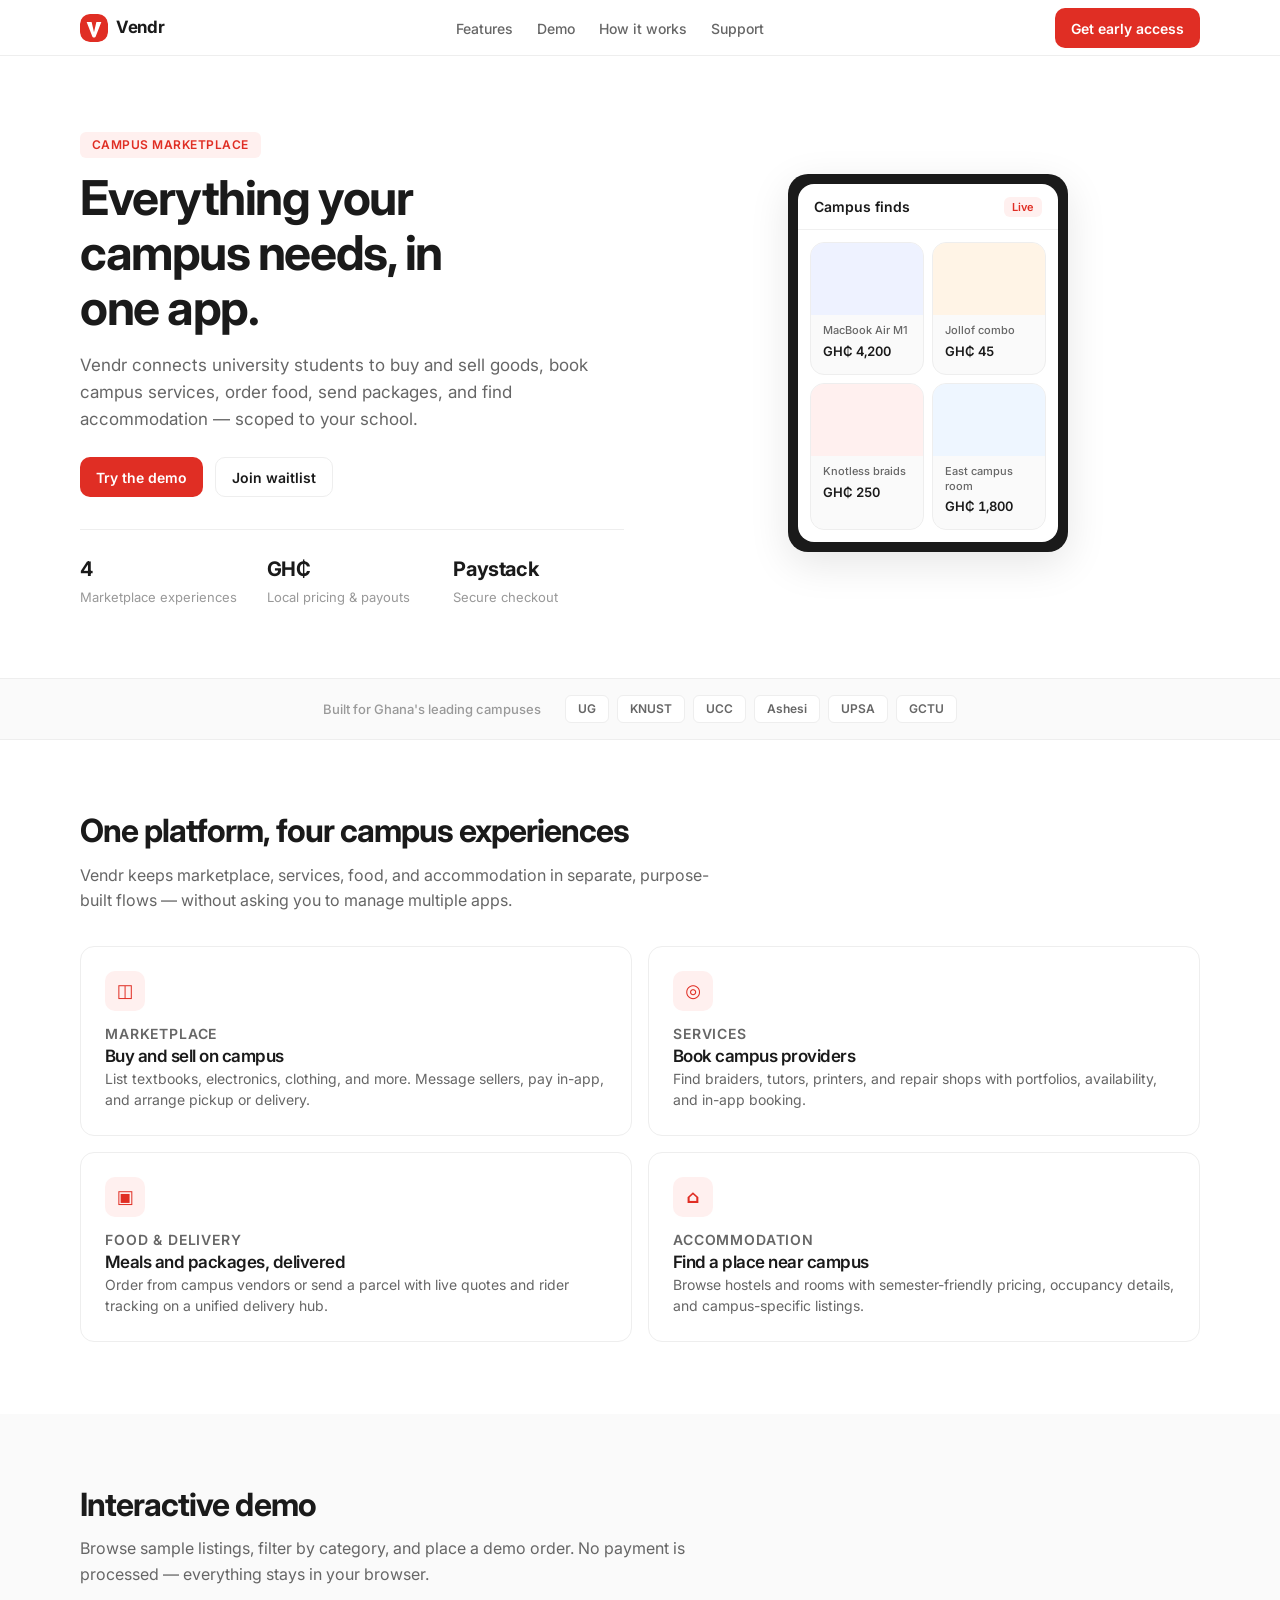
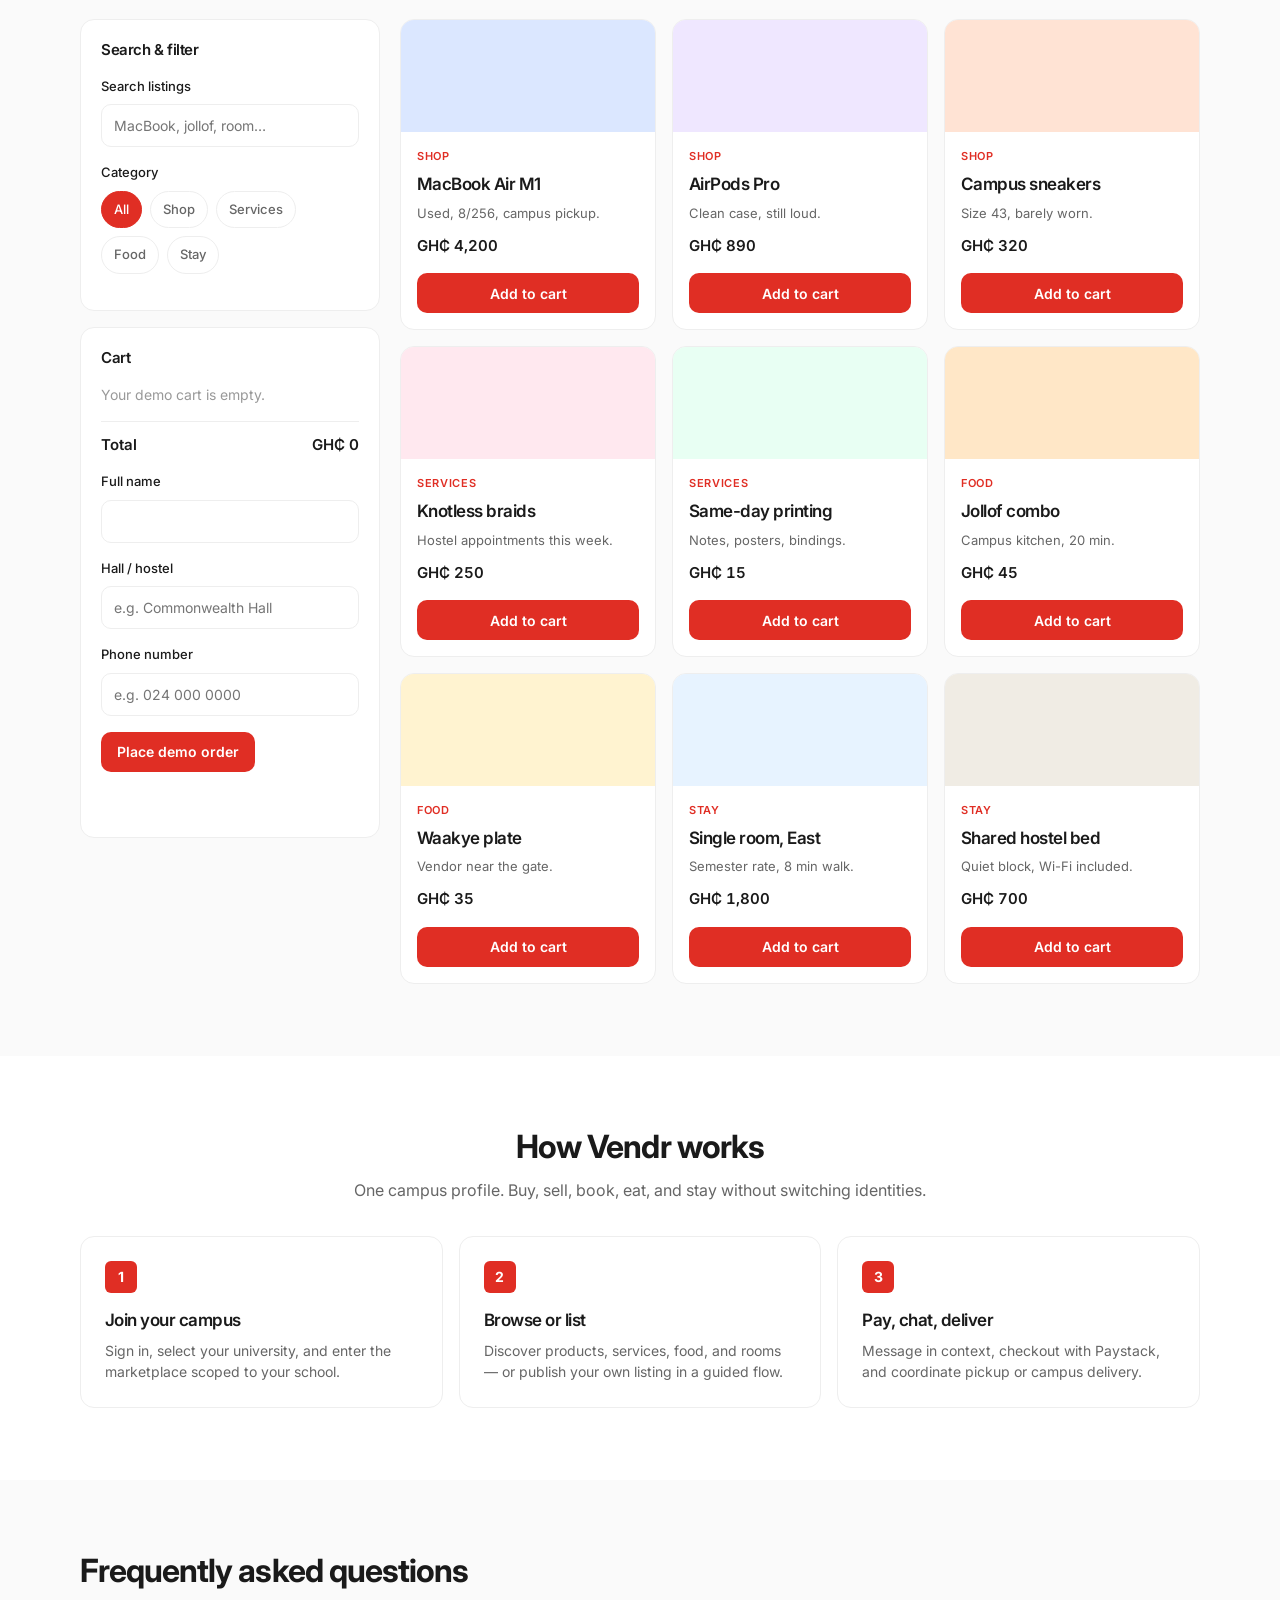
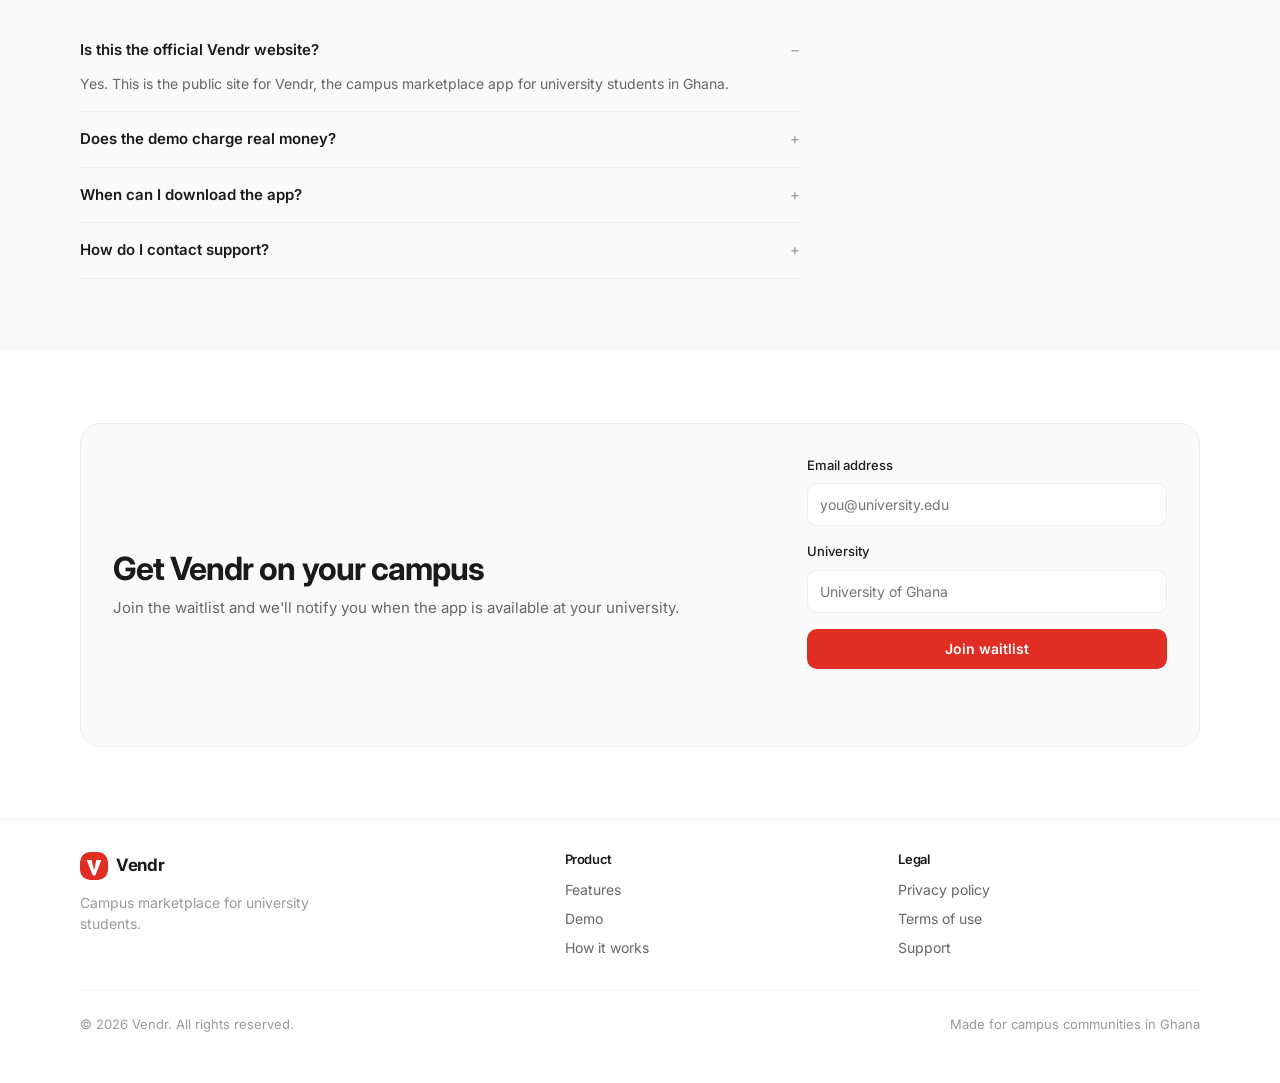
<file: index.html>
<!DOCTYPE html>
<html lang="en">
  <head>
    <meta charset="utf-8" />
    <meta name="viewport" content="width=device-width, initial-scale=1" />
    <title>Vendr — Campus marketplace for university students</title>
    <meta
      name="description"
      content="Vendr is the campus marketplace for buying and selling, booking services, ordering food, and finding accommodation — all within your university."
    />
    <meta property="og:title" content="Vendr — Campus marketplace" />
    <meta
      property="og:description"
      content="One account. One campus. Shop, services, food, and accommodation."
    />
    <meta property="og:type" content="website" />
    <link rel="icon" href="assets/favicon.ico" sizes="any" />
    <link rel="icon" href="assets/favicon.svg" type="image/svg+xml" />
    <link rel="apple-touch-icon" href="assets/apple-touch-icon.png" />
    <link rel="preconnect" href="https://fonts.googleapis.com" />
    <link rel="preconnect" href="https://fonts.gstatic.com" crossorigin />
    <link
      href="https://fonts.googleapis.com/css2?family=Inter:wght@400;500;600;700&display=swap"
      rel="stylesheet"
    />
    <link rel="stylesheet" href="css/styles.css" />
  </head>
  <body>
    <a class="skip-link" href="#main">Skip to content</a>

    <header class="site-header">
      <div class="wrap nav">
        <a class="brand" href="index.html">
          <img src="assets/logo.svg" alt="" width="28" height="28" />
          <span class="brand-mark">Vendr</span>
        </a>
        <button class="menu-toggle" type="button" aria-expanded="false" aria-label="Open menu">☰</button>
        <nav class="nav-links" aria-label="Primary">
          <a href="#features">Features</a>
          <a href="#demo">Demo</a>
          <a href="#how-it-works">How it works</a>
          <a href="support.html">Support</a>
        </nav>
        <a class="nav-cta" href="#waitlist">Get early access</a>
      </div>
    </header>

    <main id="main">
      <section class="wrap hero">
        <div class="hero-copy">
          <p class="eyebrow">Campus marketplace</p>
          <h1>Everything your campus needs, in one app.</h1>
          <p class="lede">
            Vendr connects university students to buy and sell goods, book campus
            services, order food, send packages, and find accommodation — scoped to
            your school.
          </p>
          <div class="hero-actions">
            <a class="btn" href="#demo">Try the demo</a>
            <a class="btn secondary" href="#waitlist">Join waitlist</a>
          </div>
          <div class="hero-stats">
            <div class="stat">
              <span class="stat-value">4</span>
              <span class="stat-label">Marketplace experiences</span>
            </div>
            <div class="stat">
              <span class="stat-value">GH₵</span>
              <span class="stat-label">Local pricing &amp; payouts</span>
            </div>
            <div class="stat">
              <span class="stat-value">Paystack</span>
              <span class="stat-label">Secure checkout</span>
            </div>
          </div>
        </div>

        <div class="hero-visual">
          <div class="phone-frame" aria-hidden="true">
            <div class="phone-screen">
              <div class="phone-status">
                <strong>Campus finds</strong>
                <span class="phone-badge">Live</span>
              </div>
              <div class="phone-grid">
                <article class="mini-card">
                  <div class="mini-card-thumb" style="background: #eef2ff"></div>
                  <div class="mini-card-body">
                    <p class="mini-card-title">MacBook Air M1</p>
                    <p class="mini-card-price">GH₵ 4,200</p>
                  </div>
                </article>
                <article class="mini-card">
                  <div class="mini-card-thumb" style="background: #fff4e6"></div>
                  <div class="mini-card-body">
                    <p class="mini-card-title">Jollof combo</p>
                    <p class="mini-card-price">GH₵ 45</p>
                  </div>
                </article>
                <article class="mini-card">
                  <div class="mini-card-thumb" style="background: #fff0ef"></div>
                  <div class="mini-card-body">
                    <p class="mini-card-title">Knotless braids</p>
                    <p class="mini-card-price">GH₵ 250</p>
                  </div>
                </article>
                <article class="mini-card">
                  <div class="mini-card-thumb" style="background: #eef6ff"></div>
                  <div class="mini-card-body">
                    <p class="mini-card-title">East campus room</p>
                    <p class="mini-card-price">GH₵ 1,800</p>
                  </div>
                </article>
              </div>
            </div>
          </div>
        </div>
      </section>

      <div class="campus-strip">
        <div class="wrap campus-strip-inner">
          <span class="campus-strip-label">Built for Ghana's leading campuses</span>
          <div class="campus-badges">
            <span class="campus-badge">UG</span>
            <span class="campus-badge">KNUST</span>
            <span class="campus-badge">UCC</span>
            <span class="campus-badge">Ashesi</span>
            <span class="campus-badge">UPSA</span>
            <span class="campus-badge">GCTU</span>
          </div>
        </div>
      </div>

      <section class="section" id="features">
        <div class="wrap">
          <div class="section-header">
            <h2>One platform, four campus experiences</h2>
            <p>
              Vendr keeps marketplace, services, food, and accommodation in separate,
              purpose-built flows — without asking you to manage multiple apps.
            </p>
          </div>
          <div class="feature-grid">
            <article class="feature-card">
              <div class="feature-icon" aria-hidden="true">◫</div>
              <div>
                <p class="kicker">Marketplace</p>
                <h3>Buy and sell on campus</h3>
                <p>
                  List textbooks, electronics, clothing, and more. Message sellers,
                  pay in-app, and arrange pickup or delivery.
                </p>
              </div>
            </article>
            <article class="feature-card">
              <div class="feature-icon" aria-hidden="true">◎</div>
              <div>
                <p class="kicker">Services</p>
                <h3>Book campus providers</h3>
                <p>
                  Find braiders, tutors, printers, and repair shops with portfolios,
                  availability, and in-app booking.
                </p>
              </div>
            </article>
            <article class="feature-card">
              <div class="feature-icon" aria-hidden="true">▣</div>
              <div>
                <p class="kicker">Food &amp; delivery</p>
                <h3>Meals and packages, delivered</h3>
                <p>
                  Order from campus vendors or send a parcel with live quotes and
                  rider tracking on a unified delivery hub.
                </p>
              </div>
            </article>
            <article class="feature-card">
              <div class="feature-icon" aria-hidden="true">⌂</div>
              <div>
                <p class="kicker">Accommodation</p>
                <h3>Find a place near campus</h3>
                <p>
                  Browse hostels and rooms with semester-friendly pricing, occupancy
                  details, and campus-specific listings.
                </p>
              </div>
            </article>
          </div>
        </div>
      </section>

      <section class="section section-alt" id="demo">
        <div class="wrap">
          <div class="section-header">
            <h2>Interactive demo</h2>
            <p>
              Browse sample listings, filter by category, and place a demo order. No
              payment is processed — everything stays in your browser.
            </p>
          </div>
          <div class="demo-layout">
            <aside>
              <div class="panel">
                <h3 class="panel-title">Search &amp; filter</h3>
                <div class="form-row">
                  <label for="market-search">Search listings</label>
                  <input id="market-search" type="search" placeholder="MacBook, jollof, room…" />
                </div>
                <div class="form-row">
                  <label>Category</label>
                  <div class="chips" id="category-chips"></div>
                </div>
              </div>
              <div class="panel">
                <h3 class="panel-title">Cart</h3>
                <div id="cart-items"></div>
                <div class="total"><span>Total</span><span id="cart-total">GH₵ 0</span></div>
                <form id="checkout-form">
                  <div class="form-row">
                    <label for="name">Full name</label>
                    <input id="name" name="name" autocomplete="name" />
                  </div>
                  <div class="form-row">
                    <label for="hall">Hall / hostel</label>
                    <input id="hall" name="hall" placeholder="e.g. Commonwealth Hall" />
                  </div>
                  <div class="form-row">
                    <label for="phone">Phone number</label>
                    <input id="phone" name="phone" type="tel" placeholder="e.g. 024 000 0000" />
                  </div>
                  <button class="btn" type="submit">Place demo order</button>
                  <p class="form-status" id="checkout-status"></p>
                </form>
              </div>
            </aside>
            <div class="listings" id="listings"></div>
          </div>
        </div>
      </section>

      <section class="section" id="how-it-works">
        <div class="wrap">
          <div class="section-header section-header-center">
            <h2>How Vendr works</h2>
            <p>One campus profile. Buy, sell, book, eat, and stay without switching identities.</p>
          </div>
          <div class="steps">
            <article class="step">
              <span class="step-num">1</span>
              <h3>Join your campus</h3>
              <p>
                Sign in, select your university, and enter the marketplace scoped to
                your school.
              </p>
            </article>
            <article class="step">
              <span class="step-num">2</span>
              <h3>Browse or list</h3>
              <p>
                Discover products, services, food, and rooms — or publish your own
                listing in a guided flow.
              </p>
            </article>
            <article class="step">
              <span class="step-num">3</span>
              <h3>Pay, chat, deliver</h3>
              <p>
                Message in context, checkout with Paystack, and coordinate pickup or
                campus delivery.
              </p>
            </article>
          </div>
        </div>
      </section>

      <section class="section section-alt" id="faq">
        <div class="wrap">
          <div class="section-header">
            <h2>Frequently asked questions</h2>
          </div>
          <div class="faq-list">
            <details open>
              <summary>Is this the official Vendr website?</summary>
              <p>
                Yes. This is the public site for Vendr, the campus marketplace app
                for university students in Ghana.
              </p>
            </details>
            <details>
              <summary>Does the demo charge real money?</summary>
              <p>
                No. The marketplace demo on this page runs entirely in your browser.
                Orders are saved locally and no payment is processed.
              </p>
            </details>
            <details>
              <summary>When can I download the app?</summary>
              <p>
                Join the waitlist below. When your campus opens, we'll send iOS and
                Android download links to your email.
              </p>
            </details>
            <details>
              <summary>How do I contact support?</summary>
              <p>
                Visit the <a href="support.html">support page</a> or email
                <a href="mailto:support@campusmarket.app">support@campusmarket.app</a>.
              </p>
            </details>
          </div>
        </div>
      </section>

      <section class="cta-section" id="waitlist">
        <div class="wrap">
          <div class="cta-card">
            <div>
              <h2>Get Vendr on your campus</h2>
              <p>
                Join the waitlist and we'll notify you when the app is available at
                your university.
              </p>
            </div>
            <form id="waitlist-form">
              <div class="form-row">
                <label for="email">Email address</label>
                <input id="email" name="email" type="email" placeholder="you@university.edu" required />
              </div>
              <div class="form-row">
                <label for="campus">University</label>
                <input id="campus" name="campus" placeholder="University of Ghana" />
              </div>
              <button class="btn" type="submit" style="width: 100%">Join waitlist</button>
              <p class="form-status" id="waitlist-status"></p>
            </form>
          </div>
        </div>
      </section>
    </main>

    <footer class="site-footer">
      <div class="wrap footer-grid">
        <div class="footer-brand">
          <a class="brand" href="index.html">
            <img src="assets/logo.svg" alt="" width="28" height="28" />
            <span class="brand-mark">Vendr</span>
          </a>
          <p>Campus marketplace for university students.</p>
        </div>
        <div class="footer-col">
          <h4>Product</h4>
          <nav class="footer-links">
            <a href="#features">Features</a>
            <a href="#demo">Demo</a>
            <a href="#how-it-works">How it works</a>
          </nav>
        </div>
        <div class="footer-col">
          <h4>Legal</h4>
          <nav class="footer-links">
            <a href="privacy.html">Privacy policy</a>
            <a href="terms.html">Terms of use</a>
            <a href="support.html">Support</a>
          </nav>
        </div>
      </div>
      <div class="wrap footer-bottom">
        <span>© <span data-year></span> Vendr. All rights reserved.</span>
        <span>Made for campus communities in Ghana</span>
      </div>
    </footer>

    <div class="toast" id="toast" role="status" aria-live="polite"></div>
    <script src="js/app.js"></script>
  </body>
</html>
</file>
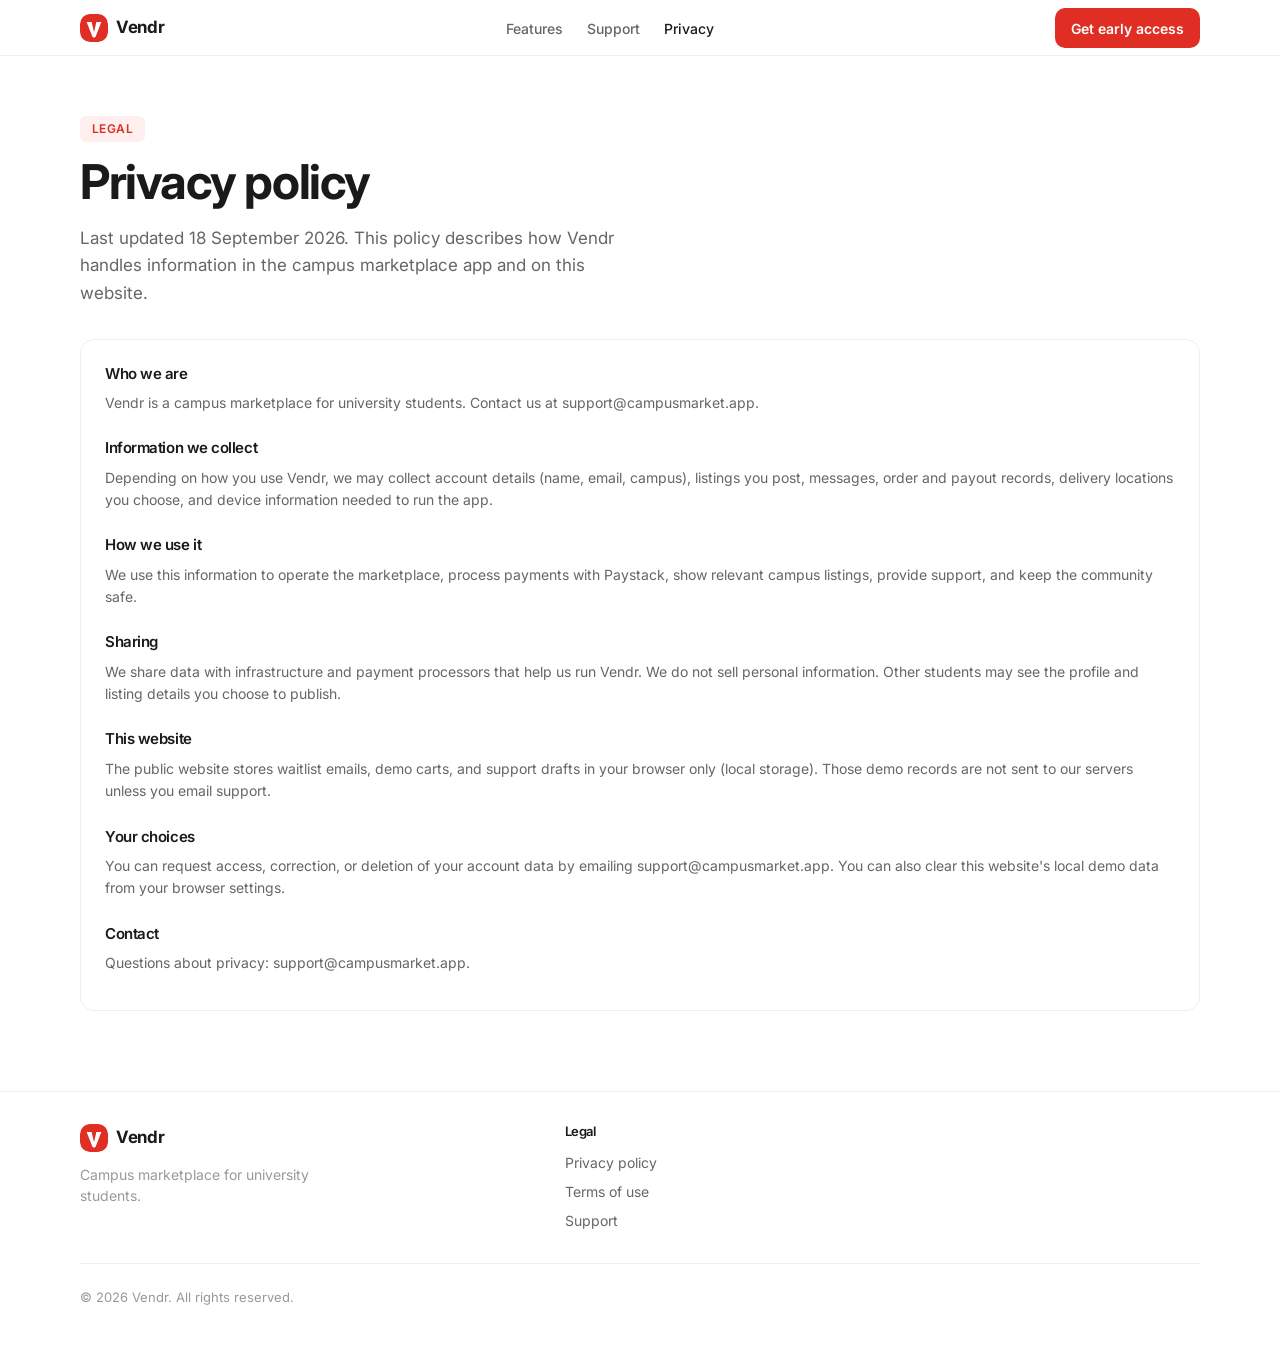
<file: privacy.html>
<!DOCTYPE html>
<html lang="en">
  <head>
    <meta charset="utf-8" />
    <meta name="viewport" content="width=device-width, initial-scale=1" />
    <title>Privacy policy — Vendr</title>
    <meta name="description" content="Privacy policy for the Vendr campus marketplace app." />
    <link rel="icon" href="assets/favicon.ico" sizes="any" />
    <link rel="icon" href="assets/favicon.svg" type="image/svg+xml" />
    <link rel="apple-touch-icon" href="assets/apple-touch-icon.png" />
    <link rel="preconnect" href="https://fonts.googleapis.com" />
    <link rel="preconnect" href="https://fonts.gstatic.com" crossorigin />
    <link href="https://fonts.googleapis.com/css2?family=Inter:wght@400;500;600;700&display=swap" rel="stylesheet" />
    <link rel="stylesheet" href="css/styles.css" />
  </head>
  <body>
    <header class="site-header">
      <div class="wrap nav">
        <a class="brand" href="index.html">
          <img src="assets/logo.svg" alt="" width="28" height="28" />
          <span class="brand-mark">Vendr</span>
        </a>
        <button class="menu-toggle" type="button" aria-expanded="false" aria-label="Open menu">☰</button>
        <nav class="nav-links" aria-label="Primary">
          <a href="index.html#features">Features</a>
          <a href="support.html">Support</a>
          <a class="active" href="privacy.html">Privacy</a>
        </nav>
        <a class="nav-cta" href="index.html#waitlist">Get early access</a>
      </div>
    </header>

    <main class="wrap page-content">
      <div class="page-hero">
        <p class="eyebrow">Legal</p>
        <h1>Privacy policy</h1>
        <p class="lede">Last updated 18 September 2026. This policy describes how Vendr handles information in the campus marketplace app and on this website.</p>
      </div>
      <article class="card">
        <h3>Who we are</h3>
        <p>Vendr is a campus marketplace for university students. Contact us at support@campusmarket.app.</p>
        <h3>Information we collect</h3>
        <p>Depending on how you use Vendr, we may collect account details (name, email, campus), listings you post, messages, order and payout records, delivery locations you choose, and device information needed to run the app.</p>
        <h3>How we use it</h3>
        <p>We use this information to operate the marketplace, process payments with Paystack, show relevant campus listings, provide support, and keep the community safe.</p>
        <h3>Sharing</h3>
        <p>We share data with infrastructure and payment processors that help us run Vendr. We do not sell personal information. Other students may see the profile and listing details you choose to publish.</p>
        <h3>This website</h3>
        <p>The public website stores waitlist emails, demo carts, and support drafts in your browser only (local storage). Those demo records are not sent to our servers unless you email support.</p>
        <h3>Your choices</h3>
        <p>You can request access, correction, or deletion of your account data by emailing support@campusmarket.app. You can also clear this website's local demo data from your browser settings.</p>
        <h3>Contact</h3>
        <p>Questions about privacy: support@campusmarket.app.</p>
      </article>
    </main>

    <footer class="site-footer">
      <div class="wrap footer-grid">
        <div class="footer-brand">
          <a class="brand" href="index.html">
            <img src="assets/logo.svg" alt="" width="28" height="28" />
            <span class="brand-mark">Vendr</span>
          </a>
          <p>Campus marketplace for university students.</p>
        </div>
        <div class="footer-col">
          <h4>Legal</h4>
          <nav class="footer-links">
            <a href="privacy.html">Privacy policy</a>
            <a href="terms.html">Terms of use</a>
            <a href="support.html">Support</a>
          </nav>
        </div>
      </div>
      <div class="wrap footer-bottom">
        <span>© <span data-year></span> Vendr. All rights reserved.</span>
      </div>
    </footer>

    <script src="js/app.js"></script>
  </body>
</html>
</file>
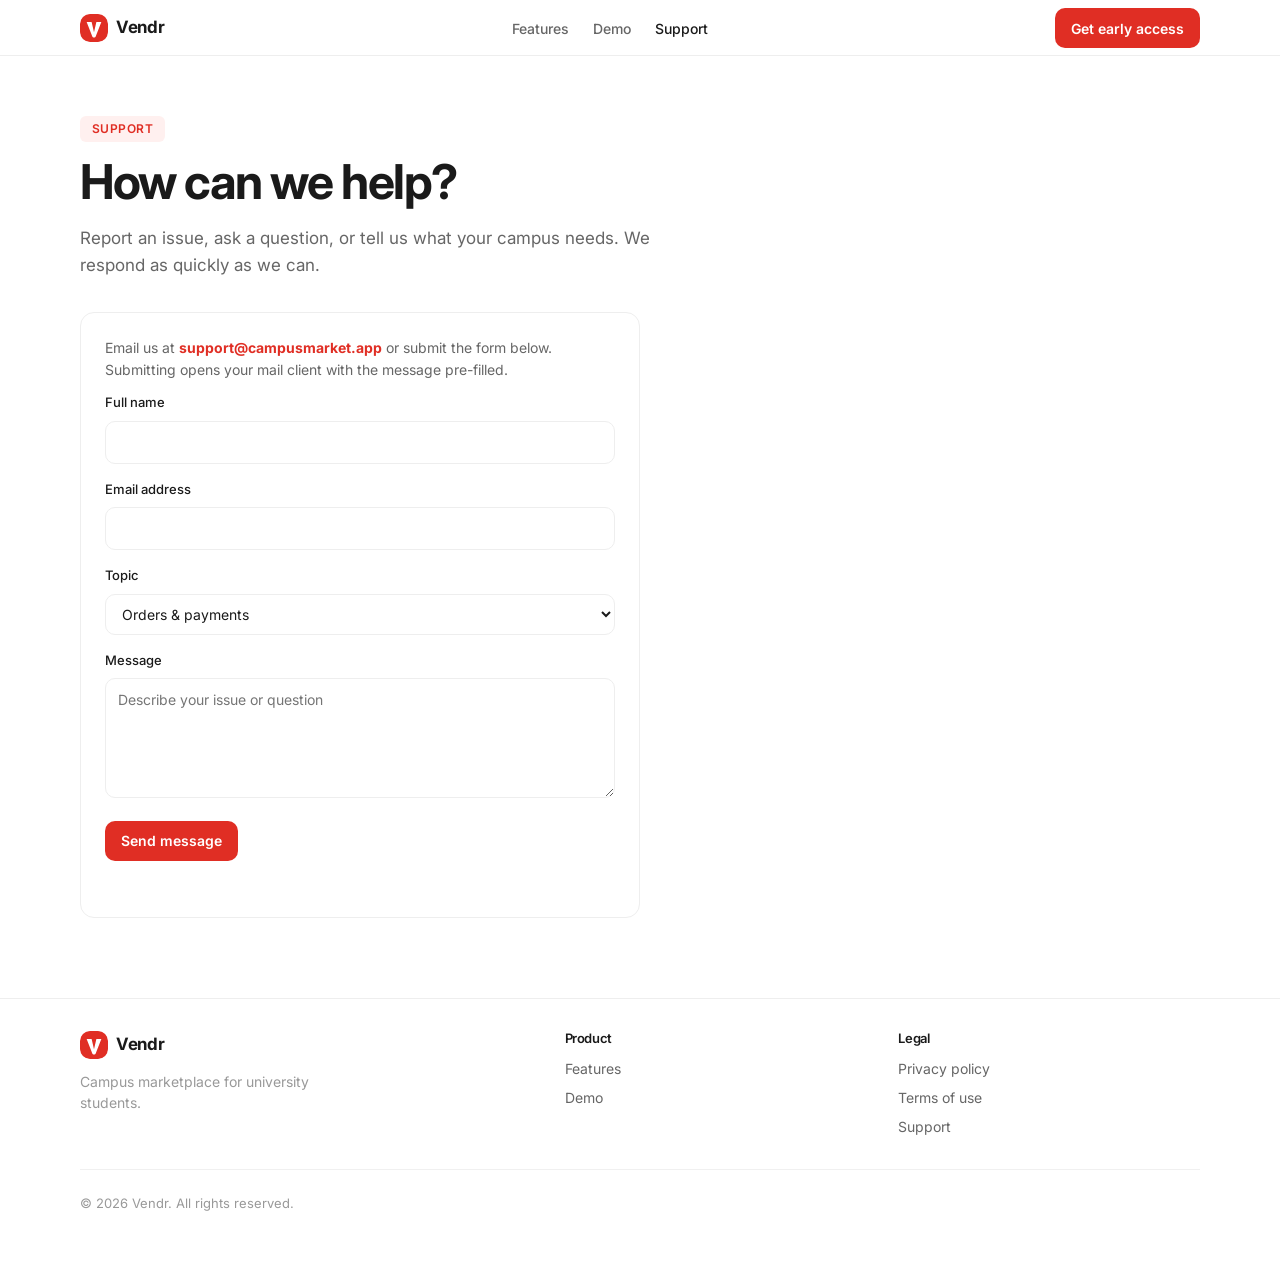
<file: support.html>
<!DOCTYPE html>
<html lang="en">
  <head>
    <meta charset="utf-8" />
    <meta name="viewport" content="width=device-width, initial-scale=1" />
    <title>Support — Vendr</title>
    <meta name="description" content="Contact Vendr support for help with the campus marketplace app." />
    <link rel="icon" href="assets/favicon.ico" sizes="any" />
    <link rel="icon" href="assets/favicon.svg" type="image/svg+xml" />
    <link rel="apple-touch-icon" href="assets/apple-touch-icon.png" />
    <link rel="preconnect" href="https://fonts.googleapis.com" />
    <link rel="preconnect" href="https://fonts.gstatic.com" crossorigin />
    <link href="https://fonts.googleapis.com/css2?family=Inter:wght@400;500;600;700&display=swap" rel="stylesheet" />
    <link rel="stylesheet" href="css/styles.css" />
  </head>
  <body>
    <header class="site-header">
      <div class="wrap nav">
        <a class="brand" href="index.html">
          <img src="assets/logo.svg" alt="" width="28" height="28" />
          <span class="brand-mark">Vendr</span>
        </a>
        <button class="menu-toggle" type="button" aria-expanded="false" aria-label="Open menu">☰</button>
        <nav class="nav-links" aria-label="Primary">
          <a href="index.html#features">Features</a>
          <a href="index.html#demo">Demo</a>
          <a class="active" href="support.html">Support</a>
        </nav>
        <a class="nav-cta" href="index.html#waitlist">Get early access</a>
      </div>
    </header>

    <main class="wrap page-content">
      <div class="page-hero">
        <p class="eyebrow">Support</p>
        <h1>How can we help?</h1>
        <p class="lede">
          Report an issue, ask a question, or tell us what your campus needs. We
          respond as quickly as we can.
        </p>
      </div>
      <div class="card form-card">
        <p>
          Email us at
          <a href="mailto:support@campusmarket.app"><strong>support@campusmarket.app</strong></a>
          or submit the form below. Submitting opens your mail client with the message
          pre-filled.
        </p>
        <form id="support-form">
          <div class="form-row">
            <label for="name">Full name</label>
            <input id="name" name="name" autocomplete="name" required />
          </div>
          <div class="form-row">
            <label for="email">Email address</label>
            <input id="email" name="email" type="email" autocomplete="email" required />
          </div>
          <div class="form-row">
            <label for="topic">Topic</label>
            <select id="topic" name="topic">
              <option>Orders &amp; payments</option>
              <option>Listings</option>
              <option>Delivery</option>
              <option>Account</option>
              <option>Other</option>
            </select>
          </div>
          <div class="form-row">
            <label for="message">Message</label>
            <textarea id="message" name="message" required placeholder="Describe your issue or question"></textarea>
          </div>
          <button class="btn" type="submit">Send message</button>
          <p class="form-status" id="support-status"></p>
        </form>
      </div>
    </main>

    <footer class="site-footer">
      <div class="wrap footer-grid">
        <div class="footer-brand">
          <a class="brand" href="index.html">
            <img src="assets/logo.svg" alt="" width="28" height="28" />
            <span class="brand-mark">Vendr</span>
          </a>
          <p>Campus marketplace for university students.</p>
        </div>
        <div class="footer-col">
          <h4>Product</h4>
          <nav class="footer-links">
            <a href="index.html#features">Features</a>
            <a href="index.html#demo">Demo</a>
          </nav>
        </div>
        <div class="footer-col">
          <h4>Legal</h4>
          <nav class="footer-links">
            <a href="privacy.html">Privacy policy</a>
            <a href="terms.html">Terms of use</a>
            <a href="support.html">Support</a>
          </nav>
        </div>
      </div>
      <div class="wrap footer-bottom">
        <span>© <span data-year></span> Vendr. All rights reserved.</span>
      </div>
    </footer>

    <div class="toast" id="toast" role="status" aria-live="polite"></div>
    <script src="js/app.js"></script>
  </body>
</html>
</file>
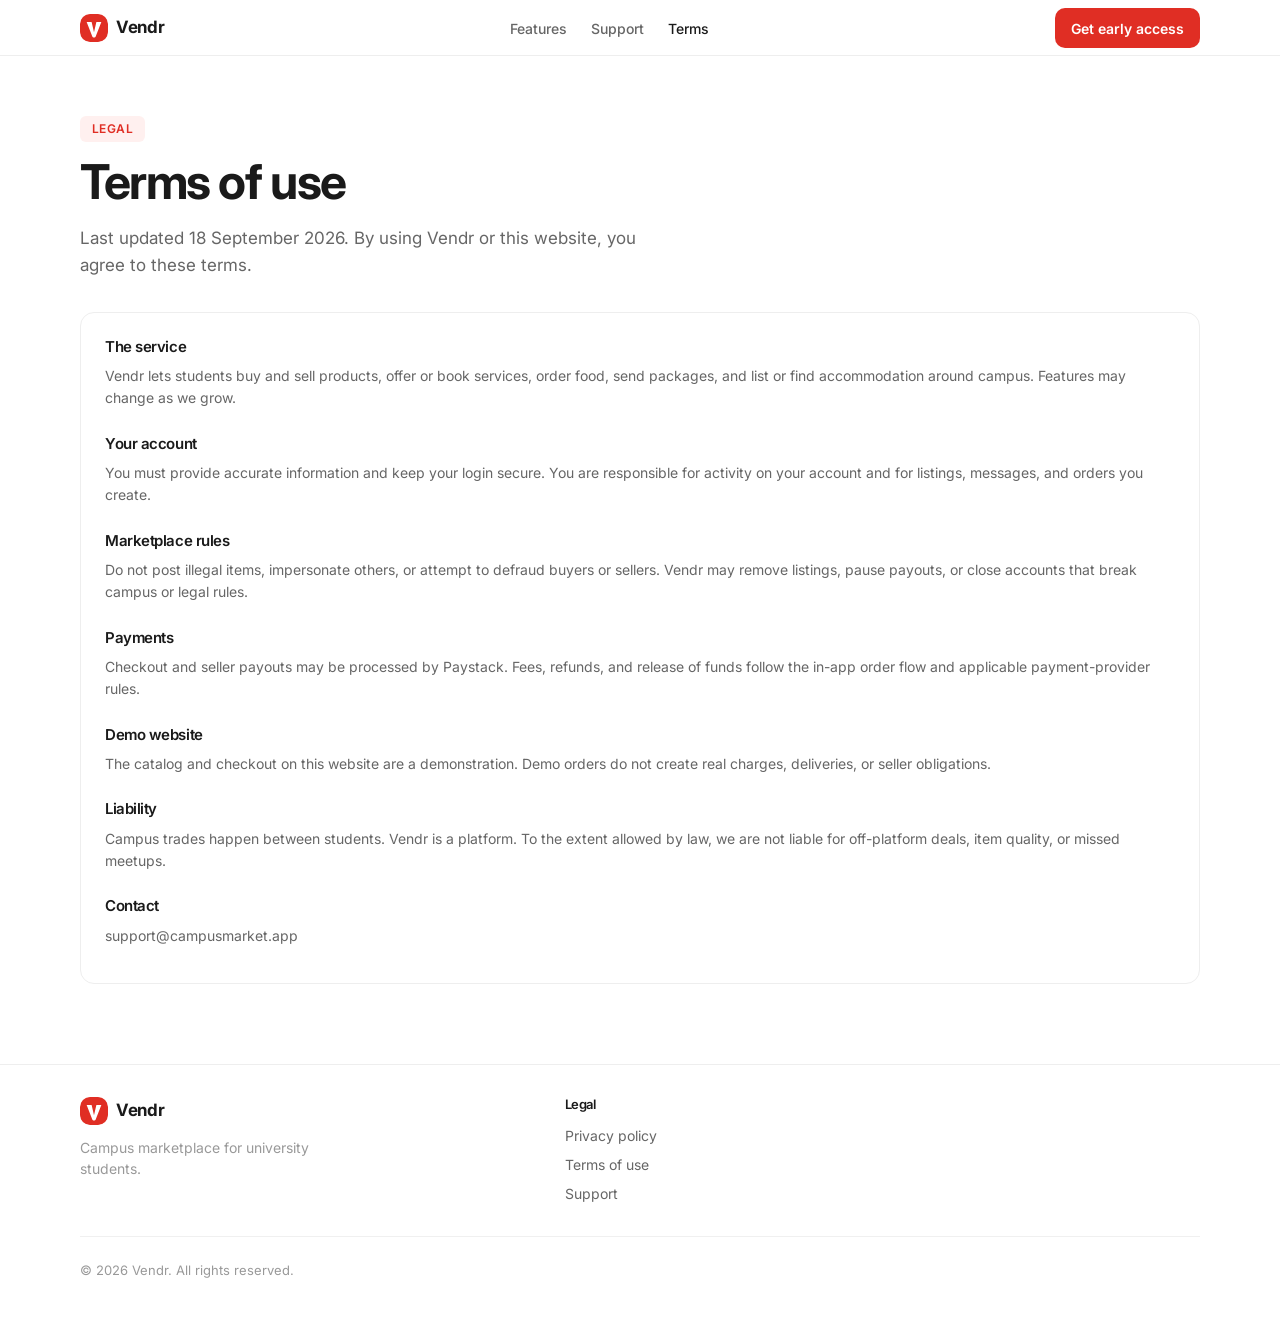
<file: terms.html>
<!DOCTYPE html>
<html lang="en">
  <head>
    <meta charset="utf-8" />
    <meta name="viewport" content="width=device-width, initial-scale=1" />
    <title>Terms of use — Vendr</title>
    <meta name="description" content="Terms of use for the Vendr campus marketplace app." />
    <link rel="icon" href="assets/favicon.ico" sizes="any" />
    <link rel="icon" href="assets/favicon.svg" type="image/svg+xml" />
    <link rel="apple-touch-icon" href="assets/apple-touch-icon.png" />
    <link rel="preconnect" href="https://fonts.googleapis.com" />
    <link rel="preconnect" href="https://fonts.gstatic.com" crossorigin />
    <link href="https://fonts.googleapis.com/css2?family=Inter:wght@400;500;600;700&display=swap" rel="stylesheet" />
    <link rel="stylesheet" href="css/styles.css" />
  </head>
  <body>
    <header class="site-header">
      <div class="wrap nav">
        <a class="brand" href="index.html">
          <img src="assets/logo.svg" alt="" width="28" height="28" />
          <span class="brand-mark">Vendr</span>
        </a>
        <button class="menu-toggle" type="button" aria-expanded="false" aria-label="Open menu">☰</button>
        <nav class="nav-links" aria-label="Primary">
          <a href="index.html#features">Features</a>
          <a href="support.html">Support</a>
          <a class="active" href="terms.html">Terms</a>
        </nav>
        <a class="nav-cta" href="index.html#waitlist">Get early access</a>
      </div>
    </header>

    <main class="wrap page-content">
      <div class="page-hero">
        <p class="eyebrow">Legal</p>
        <h1>Terms of use</h1>
        <p class="lede">Last updated 18 September 2026. By using Vendr or this website, you agree to these terms.</p>
      </div>
      <article class="card">
        <h3>The service</h3>
        <p>Vendr lets students buy and sell products, offer or book services, order food, send packages, and list or find accommodation around campus. Features may change as we grow.</p>
        <h3>Your account</h3>
        <p>You must provide accurate information and keep your login secure. You are responsible for activity on your account and for listings, messages, and orders you create.</p>
        <h3>Marketplace rules</h3>
        <p>Do not post illegal items, impersonate others, or attempt to defraud buyers or sellers. Vendr may remove listings, pause payouts, or close accounts that break campus or legal rules.</p>
        <h3>Payments</h3>
        <p>Checkout and seller payouts may be processed by Paystack. Fees, refunds, and release of funds follow the in-app order flow and applicable payment-provider rules.</p>
        <h3>Demo website</h3>
        <p>The catalog and checkout on this website are a demonstration. Demo orders do not create real charges, deliveries, or seller obligations.</p>
        <h3>Liability</h3>
        <p>Campus trades happen between students. Vendr is a platform. To the extent allowed by law, we are not liable for off-platform deals, item quality, or missed meetups.</p>
        <h3>Contact</h3>
        <p>support@campusmarket.app</p>
      </article>
    </main>

    <footer class="site-footer">
      <div class="wrap footer-grid">
        <div class="footer-brand">
          <a class="brand" href="index.html">
            <img src="assets/logo.svg" alt="" width="28" height="28" />
            <span class="brand-mark">Vendr</span>
          </a>
          <p>Campus marketplace for university students.</p>
        </div>
        <div class="footer-col">
          <h4>Legal</h4>
          <nav class="footer-links">
            <a href="privacy.html">Privacy policy</a>
            <a href="terms.html">Terms of use</a>
            <a href="support.html">Support</a>
          </nav>
        </div>
      </div>
      <div class="wrap footer-bottom">
        <span>© <span data-year></span> Vendr. All rights reserved.</span>
      </div>
    </footer>

    <script src="js/app.js"></script>
  </body>
</html>
</file>
<file: css/styles.css>
/* Vendr marketing site — aligned with app design tokens */

:root {
  --primary: #e02e24;
  --primary-dark: #c4241c;
  --primary-light: #fff0ef;
  --success: #2eaf6f;
  --bg: #ffffff;
  --surface: #f7f7f7;
  --surface-alt: #fafafa;
  --border: #eeeeee;
  --border-light: #f0f0f0;
  --text: #1a1a1a;
  --text-secondary: #666666;
  --text-muted: #999999;
  --text-inverse: #ffffff;

  --radius-sm: 6px;
  --radius-md: 10px;
  --radius-lg: 14px;
  --radius-xl: 20px;
  --radius-full: 999px;

  --space-xs: 4px;
  --space-sm: 8px;
  --space-md: 12px;
  --space-lg: 16px;
  --space-xl: 20px;
  --space-xxl: 24px;
  --space-xxxl: 32px;

  --font: "Inter", system-ui, -apple-system, "Segoe UI", sans-serif;
  --max-width: 1120px;
  --nav-height: 56px;
  --shadow-sm: 0 1px 2px rgba(0, 0, 0, 0.06);
  --shadow-md: 0 4px 16px rgba(0, 0, 0, 0.08);
  --shadow-lg: 0 12px 40px rgba(0, 0, 0, 0.1);
  --transition: 0.18s ease;
}

*,
*::before,
*::after {
  box-sizing: border-box;
}

html {
  scroll-behavior: smooth;
}

body {
  margin: 0;
  color: var(--text);
  background: var(--bg);
  font-family: var(--font);
  font-size: 15px;
  line-height: 1.5;
  font-weight: 400;
  -webkit-font-smoothing: antialiased;
}

img,
svg {
  display: block;
  max-width: 100%;
}

a {
  color: inherit;
  text-decoration: none;
}

button,
input,
select,
textarea {
  font: inherit;
}

button {
  cursor: pointer;
}

.skip-link {
  position: absolute;
  left: var(--space-lg);
  top: -48px;
  z-index: 100;
  background: var(--text);
  color: var(--text-inverse);
  padding: var(--space-sm) var(--space-md);
  border-radius: var(--radius-sm);
  font-size: 14px;
  font-weight: 600;
}

.skip-link:focus {
  top: var(--space-md);
}

.wrap {
  width: min(var(--max-width), calc(100% - var(--space-xxl) * 2));
  margin-inline: auto;
}

/* ── Header / Nav ── */

.site-header {
  position: sticky;
  top: 0;
  z-index: 50;
  height: var(--nav-height);
  background: rgba(255, 255, 255, 0.92);
  backdrop-filter: blur(12px);
  border-bottom: 1px solid var(--border);
}

.nav {
  display: flex;
  align-items: center;
  justify-content: space-between;
  gap: var(--space-lg);
  height: var(--nav-height);
}

.brand {
  display: flex;
  align-items: center;
  gap: var(--space-sm);
  font-size: 17px;
  font-weight: 700;
  letter-spacing: -0.02em;
  color: var(--text);
}

.brand img,
.brand svg {
  width: 28px;
  height: 28px;
  border-radius: var(--radius-md);
}

.brand-mark {
  color: var(--text);
}

.nav-links {
  display: flex;
  align-items: center;
  gap: var(--space-xxl);
}

.nav-links a {
  font-size: 14px;
  font-weight: 500;
  color: var(--text-secondary);
  transition: color var(--transition);
}

.nav-links a:hover,
.nav-links a.active {
  color: var(--text);
}

.nav-cta,
.btn {
  display: inline-flex;
  align-items: center;
  justify-content: center;
  gap: var(--space-sm);
  min-height: 40px;
  padding: 0 var(--space-lg);
  border: 0;
  border-radius: var(--radius-md);
  background: var(--primary);
  color: var(--text-inverse);
  font-size: 14px;
  font-weight: 600;
  transition: background var(--transition), transform var(--transition);
}

.btn:hover,
.nav-cta:hover {
  background: var(--primary-dark);
}

.btn:active,
.nav-cta:active {
  transform: scale(0.98);
}

.btn.secondary {
  background: var(--bg);
  color: var(--text);
  border: 1px solid var(--border);
}

.btn.secondary:hover {
  background: var(--surface);
  border-color: #ddd;
}

.btn.ghost {
  background: transparent;
  color: var(--text);
  border: 1px solid var(--border);
}

.menu-toggle {
  display: none;
  width: 40px;
  height: 40px;
  border: 1px solid var(--border);
  border-radius: var(--radius-md);
  background: var(--bg);
  color: var(--text);
  font-size: 18px;
}

/* ── Typography ── */

.eyebrow {
  display: inline-block;
  margin-bottom: var(--space-md);
  padding: var(--space-xs) var(--space-md);
  border-radius: var(--radius-sm);
  background: var(--primary-light);
  color: var(--primary);
  font-size: 12px;
  font-weight: 600;
  letter-spacing: 0.04em;
  text-transform: uppercase;
}

h1,
h2,
h3,
h4 {
  margin: 0;
  font-weight: 700;
  letter-spacing: -0.03em;
  line-height: 1.2;
  color: var(--text);
}

h1 {
  font-size: clamp(2rem, 5vw, 3rem);
  line-height: 1.15;
  max-width: 14ch;
}

h2 {
  font-size: clamp(1.5rem, 3.5vw, 2rem);
}

h3 {
  font-size: 1.0625rem;
  font-weight: 600;
  line-height: 1.35;
}

.lede {
  max-width: 52ch;
  margin: var(--space-lg) 0 0;
  color: var(--text-secondary);
  font-size: 1.0625rem;
  line-height: 1.6;
}

.text-muted {
  color: var(--text-muted);
}

/* ── Hero ── */

.hero {
  display: grid;
  grid-template-columns: 1fr 1fr;
  gap: var(--space-xxxl);
  align-items: center;
  padding: 64px 0 72px;
}

.hero-actions {
  display: flex;
  flex-wrap: wrap;
  gap: var(--space-md);
  margin-top: var(--space-xxl);
}

.hero-stats {
  display: grid;
  grid-template-columns: repeat(3, 1fr);
  gap: var(--space-lg);
  margin-top: var(--space-xxxl);
  padding-top: var(--space-xxl);
  border-top: 1px solid var(--border);
}

.stat {
  display: flex;
  flex-direction: column;
  gap: var(--space-xs);
}

.stat-value {
  font-size: 1.25rem;
  font-weight: 700;
  letter-spacing: -0.02em;
  color: var(--text);
}

.stat-label {
  font-size: 13px;
  color: var(--text-muted);
  line-height: 1.4;
}

.hero-visual {
  display: flex;
  justify-content: center;
  align-items: center;
}

.phone-frame {
  width: 280px;
  padding: 10px;
  border-radius: var(--radius-xl);
  background: var(--text);
  box-shadow: var(--shadow-lg);
}

.phone-screen {
  overflow: hidden;
  border-radius: calc(var(--radius-xl) - 4px);
  background: var(--bg);
}

.phone-status {
  display: flex;
  align-items: center;
  justify-content: space-between;
  padding: var(--space-md) var(--space-lg);
  border-bottom: 1px solid var(--border-light);
}

.phone-status strong {
  font-size: 14px;
  font-weight: 600;
}

.phone-badge {
  padding: 2px var(--space-sm);
  border-radius: var(--radius-sm);
  background: var(--primary-light);
  color: var(--primary);
  font-size: 11px;
  font-weight: 600;
}

.phone-grid {
  display: grid;
  grid-template-columns: 1fr 1fr;
  gap: var(--space-sm);
  padding: var(--space-md);
}

.mini-card {
  overflow: hidden;
  border: 1px solid var(--border);
  border-radius: var(--radius-lg);
  background: var(--surface-alt);
}

.mini-card-thumb {
  height: 72px;
  background: var(--surface);
}

.mini-card-body {
  padding: var(--space-sm) var(--space-md) var(--space-md);
}

.mini-card-title {
  margin: 0;
  font-size: 11px;
  font-weight: 500;
  color: var(--text-secondary);
  line-height: 1.35;
}

.mini-card-price {
  margin: var(--space-xs) 0 0;
  font-size: 13px;
  font-weight: 600;
  font-variant-numeric: tabular-nums;
  color: var(--text);
}

/* ── Campus strip ── */

.campus-strip {
  padding: var(--space-lg) 0;
  border-block: 1px solid var(--border);
  background: var(--surface-alt);
}

.campus-strip-inner {
  display: flex;
  flex-wrap: wrap;
  align-items: center;
  justify-content: center;
  gap: var(--space-md) var(--space-xxl);
}

.campus-strip-label {
  font-size: 13px;
  font-weight: 500;
  color: var(--text-muted);
}

.campus-badges {
  display: flex;
  flex-wrap: wrap;
  gap: var(--space-sm);
}

.campus-badge {
  padding: var(--space-xs) var(--space-md);
  border: 1px solid var(--border);
  border-radius: var(--radius-sm);
  background: var(--bg);
  font-size: 12px;
  font-weight: 600;
  color: var(--text-secondary);
}

/* ── Sections ── */

.section {
  padding: 72px 0;
}

.section-alt {
  background: var(--surface-alt);
}

.section-header {
  max-width: 640px;
  margin-bottom: var(--space-xxxl);
}

.section-header p {
  margin: var(--space-md) 0 0;
  color: var(--text-secondary);
  font-size: 1rem;
  line-height: 1.6;
}

.section-header-center {
  margin-inline: auto;
  text-align: center;
}

.section-header-center p {
  margin-inline: auto;
}

/* ── Feature cards ── */

.feature-grid {
  display: grid;
  grid-template-columns: repeat(2, 1fr);
  gap: var(--space-lg);
}

.feature-card {
  display: flex;
  flex-direction: column;
  gap: var(--space-md);
  padding: var(--space-xxl);
  border: 1px solid var(--border);
  border-radius: var(--radius-lg);
  background: var(--bg);
  transition: border-color var(--transition), box-shadow var(--transition);
}

.feature-card:hover {
  border-color: #ddd;
  box-shadow: var(--shadow-sm);
}

.feature-icon {
  display: flex;
  align-items: center;
  justify-content: center;
  width: 40px;
  height: 40px;
  border-radius: var(--radius-md);
  background: var(--primary-light);
  color: var(--primary);
  font-size: 18px;
  font-weight: 700;
}

.feature-card p {
  margin: 0;
  color: var(--text-secondary);
  font-size: 14px;
  line-height: 1.55;
}

.feature-card-wide {
  grid-column: 1 / -1;
  flex-direction: row;
  align-items: flex-start;
  gap: var(--space-xxl);
}

.feature-card-wide .feature-copy {
  flex: 1;
}

.kicker {
  margin: 0 0 var(--space-sm);
  font-size: 11px;
  font-weight: 600;
  letter-spacing: 0.06em;
  text-transform: uppercase;
  color: var(--primary);
}

/* ── Steps ── */

.steps {
  display: grid;
  grid-template-columns: repeat(3, 1fr);
  gap: var(--space-lg);
}

.step {
  padding: var(--space-xxl);
  border: 1px solid var(--border);
  border-radius: var(--radius-lg);
  background: var(--bg);
}

.step-num {
  display: flex;
  align-items: center;
  justify-content: center;
  width: 32px;
  height: 32px;
  margin-bottom: var(--space-lg);
  border-radius: var(--radius-sm);
  background: var(--primary);
  color: var(--text-inverse);
  font-size: 14px;
  font-weight: 700;
  font-style: normal;
}

.step p {
  margin: var(--space-sm) 0 0;
  color: var(--text-secondary);
  font-size: 14px;
  line-height: 1.55;
}

/* ── Demo marketplace ── */

.demo-layout {
  display: grid;
  grid-template-columns: 300px 1fr;
  gap: var(--space-xl);
  align-items: start;
}

.panel {
  border: 1px solid var(--border);
  border-radius: var(--radius-lg);
  background: var(--bg);
  padding: var(--space-xl);
}

.panel + .panel {
  margin-top: var(--space-lg);
}

.panel-title {
  margin: 0 0 var(--space-lg);
  font-size: 15px;
  font-weight: 600;
}

label {
  display: block;
  margin-bottom: var(--space-sm);
  font-size: 13px;
  font-weight: 500;
  color: var(--text);
}

input,
select,
textarea {
  width: 100%;
  border: 1px solid var(--border);
  border-radius: var(--radius-md);
  padding: 10px var(--space-md);
  background: var(--bg);
  color: var(--text);
  font-size: 14px;
  transition: border-color var(--transition);
}

input:focus,
select:focus,
textarea:focus {
  outline: none;
  border-color: var(--primary);
  box-shadow: 0 0 0 3px var(--primary-light);
}

textarea {
  min-height: 120px;
  resize: vertical;
}

.chips {
  display: flex;
  flex-wrap: wrap;
  gap: var(--space-sm);
}

.chip {
  border: 1px solid var(--border);
  background: var(--bg);
  border-radius: var(--radius-full);
  padding: var(--space-sm) var(--space-md);
  font-size: 13px;
  font-weight: 500;
  color: var(--text-secondary);
  transition: all var(--transition);
}

.chip:hover {
  border-color: #ddd;
  color: var(--text);
}

.chip.active {
  background: var(--primary);
  color: var(--text-inverse);
  border-color: var(--primary);
}

.listings {
  display: grid;
  grid-template-columns: repeat(3, 1fr);
  gap: var(--space-lg);
}

.listing {
  overflow: hidden;
  border: 1px solid var(--border);
  border-radius: var(--radius-lg);
  background: var(--bg);
  transition: border-color var(--transition), box-shadow var(--transition);
}

.listing:hover {
  border-color: #ddd;
  box-shadow: var(--shadow-sm);
}

.listing-media {
  height: 112px;
  background: var(--surface);
}

.listing-body {
  padding: var(--space-lg);
}

.listing-body > p:not(.kicker):not(.price) {
  margin: var(--space-sm) 0 0;
  font-size: 13px;
  color: var(--text-secondary);
  line-height: 1.45;
}

.price {
  margin: var(--space-md) 0 var(--space-lg);
  font-size: 15px;
  font-weight: 600;
  font-variant-numeric: tabular-nums;
  color: var(--text);
}

.listing .btn {
  width: 100%;
}

.cart-item {
  display: flex;
  justify-content: space-between;
  gap: var(--space-md);
  padding: var(--space-md) 0;
  border-bottom: 1px solid var(--border-light);
  font-size: 13px;
}

.cart-item button {
  border: 0;
  background: none;
  color: var(--primary);
  font-size: 13px;
  font-weight: 600;
}

.total {
  display: flex;
  justify-content: space-between;
  margin: var(--space-lg) 0;
  padding-top: var(--space-md);
  border-top: 1px solid var(--border);
  font-size: 15px;
  font-weight: 600;
}

.empty {
  color: var(--text-muted);
  font-size: 14px;
}

/* ── FAQ ── */

.faq-list {
  max-width: 720px;
}

.faq-list details {
  border-bottom: 1px solid var(--border);
  padding: var(--space-lg) 0;
}

.faq-list summary {
  cursor: pointer;
  font-size: 15px;
  font-weight: 600;
  color: var(--text);
  list-style: none;
}

.faq-list summary::-webkit-details-marker {
  display: none;
}

.faq-list summary::after {
  content: "+";
  float: right;
  color: var(--text-muted);
  font-weight: 400;
}

.faq-list details[open] summary::after {
  content: "−";
}

.faq-list p {
  margin: var(--space-md) 0 0;
  color: var(--text-secondary);
  font-size: 14px;
  line-height: 1.6;
}

.faq-list a {
  color: var(--primary);
  font-weight: 500;
}

/* ── CTA ── */

.cta-section {
  padding: 72px 0;
}

.cta-card {
  display: grid;
  grid-template-columns: 1fr minmax(280px, 360px);
  gap: var(--space-xxxl);
  align-items: center;
  padding: var(--space-xxxl);
  border: 1px solid var(--border);
  border-radius: var(--radius-xl);
  background: var(--surface-alt);
}

.cta-card h2 {
  margin-bottom: var(--space-sm);
}

.cta-card > div > p {
  margin: 0;
  color: var(--text-secondary);
  font-size: 15px;
  line-height: 1.55;
}

/* ── Footer ── */

.site-footer {
  padding: var(--space-xxxl) 0 48px;
  border-top: 1px solid var(--border);
  background: var(--bg);
}

.footer-grid {
  display: grid;
  grid-template-columns: 1.5fr 1fr 1fr;
  gap: var(--space-xxxl);
}

.footer-brand p {
  margin: var(--space-md) 0 0;
  max-width: 28ch;
  font-size: 14px;
  color: var(--text-muted);
  line-height: 1.5;
}

.footer-col h4 {
  margin-bottom: var(--space-md);
  font-size: 13px;
  font-weight: 600;
  color: var(--text);
}

.footer-links {
  display: flex;
  flex-direction: column;
  gap: var(--space-sm);
}

.footer-links a {
  font-size: 14px;
  color: var(--text-secondary);
  transition: color var(--transition);
}

.footer-links a:hover {
  color: var(--text);
}

.footer-bottom {
  display: flex;
  justify-content: space-between;
  align-items: center;
  gap: var(--space-lg);
  margin-top: var(--space-xxxl);
  padding-top: var(--space-xxl);
  border-top: 1px solid var(--border-light);
  font-size: 13px;
  color: var(--text-muted);
}

/* ── Legal / Support pages ── */

.page-hero {
  padding: 48px 0 32px;
}

.page-content {
  padding-bottom: 80px;
}

.card {
  border: 1px solid var(--border);
  border-radius: var(--radius-lg);
  background: var(--bg);
  padding: var(--space-xxl);
}

.card h3 {
  margin: var(--space-xxl) 0 var(--space-sm);
  font-size: 15px;
}

.card h3:first-child {
  margin-top: 0;
}

.card p {
  margin: 0 0 var(--space-md);
  color: var(--text-secondary);
  font-size: 14px;
  line-height: 1.6;
}

.card a {
  color: var(--primary);
  font-weight: 500;
}

.form-card {
  max-width: 560px;
}

.form-row {
  margin-bottom: var(--space-lg);
}

.form-status {
  min-height: 20px;
  margin-top: var(--space-md);
  font-size: 13px;
  font-weight: 500;
}

.form-status.ok {
  color: var(--success);
}

.form-status.err {
  color: var(--primary);
}

.error-page {
  min-height: 60vh;
  display: flex;
  flex-direction: column;
  align-items: flex-start;
  justify-content: center;
  padding: 48px 0;
}

/* ── Toast ── */

.toast {
  position: fixed;
  right: var(--space-lg);
  bottom: var(--space-lg);
  z-index: 60;
  display: none;
  max-width: 320px;
  padding: var(--space-md) var(--space-lg);
  border-radius: var(--radius-md);
  background: var(--text);
  color: var(--text-inverse);
  font-size: 14px;
  font-weight: 500;
  box-shadow: var(--shadow-md);
}

.toast.show {
  display: block;
}

/* ── Responsive ── */

@media (max-width: 960px) {
  .hero,
  .feature-grid,
  .demo-layout,
  .listings,
  .steps,
  .cta-card,
  .footer-grid {
    grid-template-columns: 1fr;
  }

  .feature-card-wide {
    flex-direction: column;
  }

  .hero-visual {
    order: -1;
  }

  .hero-stats {
    grid-template-columns: 1fr;
    gap: var(--space-md);
  }
}

@media (max-width: 720px) {
  .wrap {
    width: min(var(--max-width), calc(100% - var(--space-lg) * 2));
  }

  .nav-links,
  .nav-cta {
    display: none;
  }

  .nav.is-open .nav-links {
    display: flex;
    position: absolute;
    inset: var(--nav-height) var(--space-lg) auto;
    flex-direction: column;
    align-items: stretch;
    gap: var(--space-md);
    padding: var(--space-lg);
    border: 1px solid var(--border);
    border-radius: var(--radius-lg);
    background: var(--bg);
    box-shadow: var(--shadow-md);
  }

  .nav.is-open .nav-cta {
    display: inline-flex;
    margin-top: var(--space-sm);
  }

  .menu-toggle {
    display: inline-flex;
    align-items: center;
    justify-content: center;
  }

  .listings {
    grid-template-columns: 1fr;
  }

  .section {
    padding: 56px 0;
  }

  .footer-bottom {
    flex-direction: column;
    align-items: flex-start;
  }
}

@media (prefers-reduced-motion: reduce) {
  html {
    scroll-behavior: auto;
  }

  *,
  *::before,
  *::after {
    transition-duration: 0.01ms !important;
  }
}
</file>
